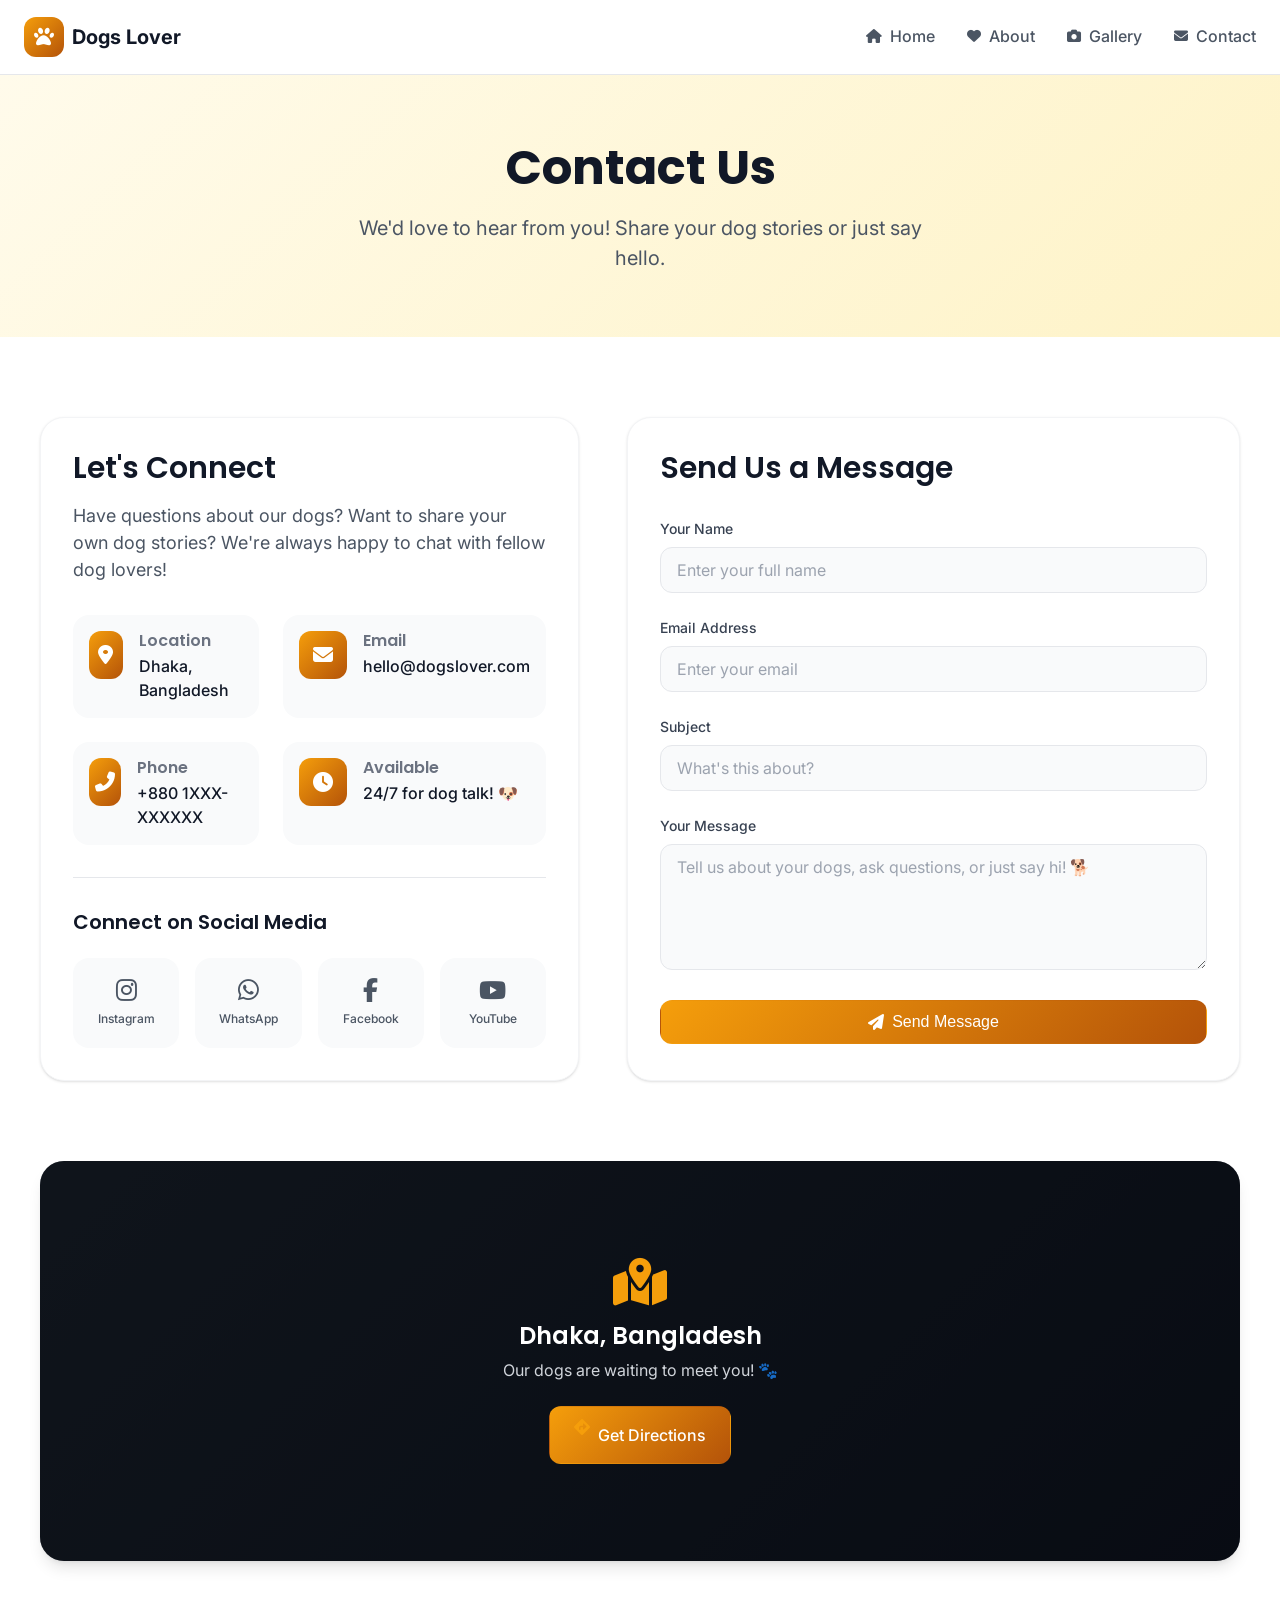
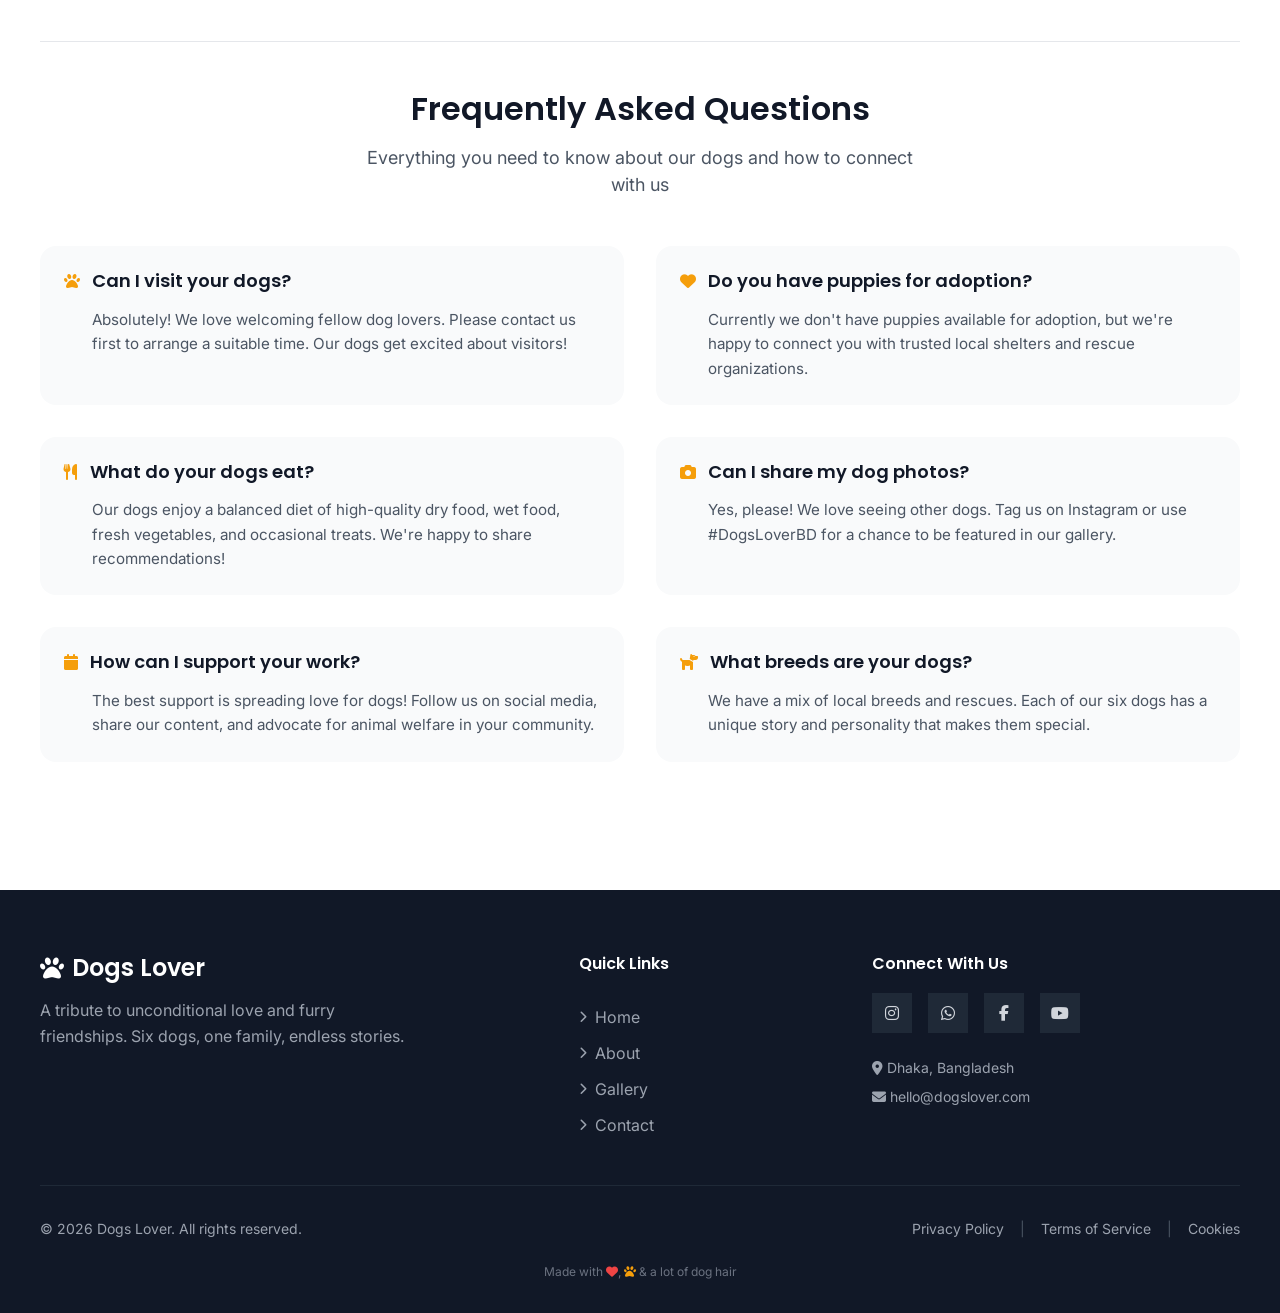
<file: contact.html>
<!DOCTYPE html>
<html lang="en">
<head>
    <meta charset="UTF-8">
    <meta name="viewport" content="width=device-width, initial-scale=1.0">
    <title>Dogs Lover | Contact - Let's Connect</title>
    
    <!-- Fonts -->
    <link rel="preconnect" href="https://fonts.googleapis.com">
    <link rel="preconnect" href="https://fonts.gstatic.com" crossorigin>
    <link href="https://fonts.googleapis.com/css2?family=Inter:wght@300;400;500;600;700&family=Poppins:wght@400;500;600;700&display=swap" rel="stylesheet">
    
    <!-- Font Awesome -->
    <link rel="stylesheet" href="https://cdnjs.cloudflare.com/ajax/libs/font-awesome/6.4.0/css/all.min.css">
    <!-- Custom CSS -->
    <link rel="stylesheet" href="style.css">
</head>

<body>
    <!-- Navigation -->
       <nav class="navbar">
      <div class="nav-container">
        <a href="index.html" class="nav-logo">
          <div class="logo-icon">
            <i class="fas fa-paw"></i>
          </div>
          <span class="logo-text">Dogs Lover</span>
        </a>

        <button class="nav-toggle" id="navToggle">
          <i class="fas fa-bars"></i>
        </button>

        <ul class="nav-menu" id="navMenu">
          <li>
            <a href="index.html" class="nav-link">
              <i class="fas fa-home"></i> Home
            </a>
          </li>
          <li>
            <a href="about.html" class="nav-link">
              <i class="fas fa-heart"></i> About
            </a>
          </li>
          <li>
            <a href="gallery.html" class="nav-link">
              <i class="fas fa-camera"></i> Gallery
            </a>
          </li>
          <li>
            <a href="contact.html" class="nav-link active">
              <i class="fas fa-envelope"></i> Contact
            </a>
          </li>
        </ul>
      </div>
    </nav>

    <!-- Page Hero -->
    <section class="page-hero">
        <div class="container">
            <h1 class="page-title">Contact Us</h1>
            <p class="page-subtitle">
                We'd love to hear from you! Share your dog stories or just say hello.
            </p>
        </div>
    </section>

    <!-- Contact Section -->
    <section class="section">
        <div class="container">
            <!-- Contact Grid -->
            <div class="contact-grid">
                <!-- Contact Information -->
                <div class="contact-info-card">
                    <div class="contact-info-header">
                        <h2>Let's Connect</h2>
                        <p>
                            Have questions about our dogs? Want to share your own dog stories? 
                            We're always happy to chat with fellow dog lovers!
                        </p>
                    </div>

                    <div class="contact-details-grid">
                        <div class="contact-detail-item">
                            <div class="contact-icon">
                                <i class="fas fa-map-marker-alt"></i>
                            </div>
                            <div class="contact-detail-content">
                                <h3>Location</h3>
                                <p>Dhaka, Bangladesh</p>
                            </div>
                        </div>

                        <div class="contact-detail-item">
                            <div class="contact-icon">
                                <i class="fas fa-envelope"></i>
                            </div>
                            <div class="contact-detail-content">
                                <h3>Email</h3>
                                <p>hello@dogslover.com</p>
                            </div>
                        </div>

                        <div class="contact-detail-item">
                            <div class="contact-icon">
                                <i class="fas fa-phone-alt"></i>
                            </div>
                            <div class="contact-detail-content">
                                <h3>Phone</h3>
                                <p>+880 1XXX-XXXXXX</p>
                            </div>
                        </div>

                        <div class="contact-detail-item">
                            <div class="contact-icon">
                                <i class="fas fa-clock"></i>
                            </div>
                            <div class="contact-detail-content">
                                <h3>Available</h3>
                                <p>24/7 for dog talk! 🐶</p>
                            </div>
                        </div>
                    </div>

                    <div class="social-connect">
                        <h3>Connect on Social Media</h3>
                        <div class="social-grid">
                            <a href="https://instagram.com/yourusername" class="social-card instagram" target="_blank">
                                <i class="fab fa-instagram"></i>
                                <span>Instagram</span>
                            </a>
                            <a href="https://wa.me/8801XXXXXXXXX" class="social-card whatsapp" target="_blank">
                                <i class="fab fa-whatsapp"></i>
                                <span>WhatsApp</span>
                            </a>
                            <a href="#" class="social-card facebook">
                                <i class="fab fa-facebook-f"></i>
                                <span>Facebook</span>
                            </a>
                            <a href="#" class="social-card youtube">
                                <i class="fab fa-youtube"></i>
                                <span>YouTube</span>
                            </a>
                        </div>
                    </div>
                </div>

                <!-- Contact Form -->
                <div class="contact-form-card">
                    <h2>Send Us a Message</h2>
                    
                    <div id="alertContainer"></div>
                    
                    <form id="contactForm">
                        <div class="form-group">
                            <label for="name" class="form-label">Your Name</label>
                            <input type="text" id="name" class="form-input" placeholder="Enter your full name" required>
                        </div>

                        <div class="form-group">
                            <label for="email" class="form-label">Email Address</label>
                            <input type="email" id="email" class="form-input" placeholder="Enter your email" required>
                        </div>

                        <div class="form-group">
                            <label for="subject" class="form-label">Subject</label>
                            <input type="text" id="subject" class="form-input" placeholder="What's this about?" required>
                        </div>

                        <div class="form-group">
                            <label for="message" class="form-label">Your Message</label>
                            <textarea id="message" class="form-textarea" rows="5" 
                                placeholder="Tell us about your dogs, ask questions, or just say hi! 🐕" required></textarea>
                        </div>

                        <button type="submit" class="btn btn-primary">
                            <i class="fas fa-paper-plane"></i>
                            Send Message
                        </button>
                    </form>
                </div>
            </div>

            <!-- Map Section -->
            <div class="map-section">
                <div class="map-placeholder">
                    <div class="map-overlay"></div>
                    <div class="map-content">
                        <i class="fas fa-map-marked-alt"></i>
                        <h3>Dhaka, Bangladesh</h3>
                        <p>Our dogs are waiting to meet you! 🐾</p>
                        <a href="#" class="btn btn-primary" style="width: auto; display: inline-flex;">
                            <i class="fas fa-directions"></i> Get Directions
                        </a>
                    </div>
                    <!-- In a real implementation, replace with Google Maps embed -->
                    <!-- <iframe src="https://www.google.com/maps/embed?pb=..." width="100%" height="100%" style="border:0;" allowfullscreen="" loading="lazy"></iframe> -->
                </div>
            </div>

            <!-- FAQ Section -->
            <div class="faq-section">
                <div class="section-header">
                    <h2 class="section-title">Frequently Asked Questions</h2>
                    <p class="section-subtitle">
                        Everything you need to know about our dogs and how to connect with us
                    </p>
                </div>

                <div class="faq-grid">
                    <div class="faq-item">
                        <h3>
                            <i class="fas fa-paw"></i>
                            Can I visit your dogs?
                        </h3>
                        <p>
                            Absolutely! We love welcoming fellow dog lovers. Please contact us first to arrange a suitable time. Our dogs get excited about visitors!
                        </p>
                    </div>

                    <div class="faq-item">
                        <h3>
                            <i class="fas fa-heart"></i>
                            Do you have puppies for adoption?
                        </h3>
                        <p>
                            Currently we don't have puppies available for adoption, but we're happy to connect you with trusted local shelters and rescue organizations.
                        </p>
                    </div>

                    <div class="faq-item">
                        <h3>
                            <i class="fas fa-utensils"></i>
                            What do your dogs eat?
                        </h3>
                        <p>
                            Our dogs enjoy a balanced diet of high-quality dry food, wet food, fresh vegetables, and occasional treats. We're happy to share recommendations!
                        </p>
                    </div>

                    <div class="faq-item">
                        <h3>
                            <i class="fas fa-camera"></i>
                            Can I share my dog photos?
                        </h3>
                        <p>
                            Yes, please! We love seeing other dogs. Tag us on Instagram or use #DogsLoverBD for a chance to be featured in our gallery.
                        </p>
                    </div>

                    <div class="faq-item">
                        <h3>
                            <i class="fas fa-calendar"></i>
                            How can I support your work?
                        </h3>
                        <p>
                            The best support is spreading love for dogs! Follow us on social media, share our content, and advocate for animal welfare in your community.
                        </p>
                    </div>

                    <div class="faq-item">
                        <h3>
                            <i class="fas fa-dog"></i>
                            What breeds are your dogs?
                        </h3>
                        <p>
                            We have a mix of local breeds and rescues. Each of our six dogs has a unique story and personality that makes them special.
                        </p>
                    </div>
                </div>
            </div>
        </div>
    </section>

    <!-- Footer -->
    <footer class="footer">
        <div class="container">
            <div class="footer-content">
                <div class="footer-logo">
                    <h3>
                        <i class="fas fa-paw"></i> Dogs Lover
                    </h3>
                    <p>
                        A tribute to unconditional love and furry friendships. Six dogs, one family, endless stories.
                    </p>
                </div>

                <div class="footer-links">
                    <h4>Quick Links</h4>
                    <ul>
                        <li>
                            <a href="index.html">
                                <i class="fas fa-chevron-right"></i> Home
                            </a>
                        </li>
                        <li>
                            <a href="about.html">
                                <i class="fas fa-chevron-right"></i> About
                            </a>
                        </li>
                        <li>
                            <a href="gallery.html">
                                <i class="fas fa-chevron-right"></i> Gallery
                            </a>
                        </li>
                        <li>
                            <a href="contact.html">
                                <i class="fas fa-chevron-right"></i> Contact
                            </a>
                        </li>
                    </ul>
                </div>

                <div class="footer-contact">
                    <h4>Connect With Us</h4>
                    <div class="footer-social">
                        <a href="https://instagram.com/yourusername" class="social-icon" target="_blank">
                            <i class="fab fa-instagram"></i>
                        </a>
                        <a href="https://wa.me/8801XXXXXXXXX" class="social-icon" target="_blank">
                            <i class="fab fa-whatsapp"></i>
                        </a>
                        <a href="#" class="social-icon">
                            <i class="fab fa-facebook-f"></i>
                        </a>
                        <a href="#" class="social-icon">
                            <i class="fab fa-youtube"></i>
                        </a>
                    </div>
                    <p style="margin-top: 1.5rem; color: var(--gray-400); font-size: 0.875rem;">
                        <i class="fas fa-map-marker-alt"></i> Dhaka, Bangladesh
                    </p>
                    <p style="margin-top: 0.5rem; color: var(--gray-400); font-size: 0.875rem;">
                        <i class="fas fa-envelope"></i> hello@dogslover.com
                    </p>
                </div>
            </div>

            <div class="footer-bottom">
                <div>
                    <p>© <span id="currentYear">2026</span> Dogs Lover. All rights reserved.</p>
                </div>
                <div class="copyright">
                    <a href="#privacy" style="color: var(--gray-400);">Privacy Policy</a>
                    <span style="color: var(--gray-600);">|</span>
                    <a href="#terms" style="color: var(--gray-400);">Terms of Service</a>
                    <span style="color: var(--gray-600);">|</span>
                    <a href="#cookies" style="color: var(--gray-400);">Cookies</a>
                </div>
            </div>
            <div style="text-align: center; margin-top: 1.5rem; color: var(--gray-500); font-size: 0.75rem;">
                Made with <i class="fas fa-heart" style="color: #ef4444;"></i>, <i class="fas fa-paw" style="color: var(--primary);"></i> & a lot of dog hair
            </div>
        </div>
    </footer>
    <!-- Custom JS -->
    <script src="script.js"></script>
</body>
</html>
</file>
<file: style.css>
:root {
  --primary: #f59e0b;
  --primary-dark: #b45309;
  --secondary: #4b5563;
  --accent: #8b5cf6;
  --success: #10b981;
  --warning: #f59e0b;
  --error: #ef4444;
  --dark: #1f2937;
  --light: #f9fafb;
  --gray-50: #f9fafb;
  --gray-100: #f3f4f6;
  --gray-200: #e5e7eb;
  --gray-300: #d1d5db;
  --gray-400: #9ca3af;
  --gray-500: #6b7280;
  --gray-600: #4b5563;
  --gray-700: #374151;
  --gray-800: #1f2937;
  --gray-900: #111827;

  --shadow-sm: 0 1px 2px 0 rgb(0 0 0 / 0.05);
  --shadow: 0 1px 3px 0 rgb(0 0 0 / 0.1), 0 1px 2px -1px rgb(0 0 0 / 0.1);
  --shadow-md: 0 4px 6px -1px rgb(0 0 0 / 0.1), 0 2px 4px -2px rgb(0 0 0 / 0.1);
  --shadow-lg:
    0 10px 15px -3px rgb(0 0 0 / 0.1), 0 4px 6px -4px rgb(0 0 0 / 0.1);
  --shadow-xl:
    0 20px 25px -5px rgb(0 0 0 / 0.1), 0 8px 10px -6px rgb(0 0 0 / 0.1);

  --radius-sm: 0.25rem;
  --radius: 0.375rem;
  --radius-md: 0.5rem;
  --radius-lg: 0.75rem;
  --radius-xl: 1rem;
  --radius-2xl: 1.5rem;
}

/* Reset & Base */
* {
  margin: 0;
  padding: 0;
  box-sizing: border-box;
}

body {
  font-family: "Inter", sans-serif;
  color: var(--gray-800);
  line-height: 1.5;
  background-color: white;
}

h1,
h2,
h3,
h4,
h5,
h6 {
  font-family: "Poppins", sans-serif;
  font-weight: 600;
  line-height: 1.2;
}

a {
  text-decoration: none;
  color: inherit;
}

ul {
  list-style: none;
}

img {
  max-width: 100%;
  height: auto;
  display: block;
}

/* Container */
.container {
  max-width: 1280px;
  margin: 0 auto;
  padding: 0 1.5rem;
}

@media (min-width: 640px) {
  .container {
    padding: 0 2rem;
  }
}

@media (min-width: 1024px) {
  .container {
    padding: 0 2.5rem;
  }
}

/* Navigation */
.navbar {
  background: white;
  border-bottom: 1px solid var(--gray-200);
  position: sticky;
  top: 0;
  z-index: 50;
}

.nav-container {
  display: flex;
  align-items: center;
  justify-content: space-between;
  max-width: 1280px;
  margin: 0 auto;
  padding: 1rem 1.5rem;
}

.nav-logo {
  display: flex;
  align-items: center;
  gap: 0.5rem;
}

.logo-icon {
  width: 2.5rem;
  height: 2.5rem;
  background: linear-gradient(135deg, var(--primary), var(--primary-dark));
  border-radius: var(--radius-lg);
  display: flex;
  align-items: center;
  justify-content: center;
  color: white;
  font-size: 1.25rem;
}

.logo-text {
  font-size: 1.25rem;
  font-weight: 700;
  color: var(--gray-900);
}

.nav-menu {
  display: flex;
  gap: 2rem;
}

.nav-link {
  display: flex;
  align-items: center;
  gap: 0.5rem;
  padding: 0.5rem 0;
  color: var(--gray-600);
  font-weight: 500;
  transition: color 0.2s;
  border-bottom: 2px solid transparent;
}

.nav-link i {
  font-size: 0.875rem;
}

.nav-link:hover,
.nav-link.active {
  color: var(--primary);
  border-bottom-color: var(--primary);
}

.nav-toggle {
  display: none;
  background: none;
  border: none;
  font-size: 1.5rem;
  color: var(--gray-600);
  cursor: pointer;
}

@media (max-width: 768px) {
  .nav-menu {
    display: none;
    position: absolute;
    top: 100%;
    left: 0;
    right: 0;
    background: white;
    padding: 1rem;
    flex-direction: column;
    gap: 0.5rem;
    border-top: 1px solid var(--gray-200);
    box-shadow: var(--shadow-md);
  }

  .nav-menu.active {
    display: flex;
  }

  .nav-toggle {
    display: block;
  }
}

/* Buttons */
.btn {
  display: inline-flex;
  align-items: center;
  justify-content: center;
  gap: 0.5rem;
  padding: 0.625rem 1.25rem;
  font-weight: 500;
  border-radius: var(--radius);
  transition: all 0.2s;
  border: 1px solid transparent;
  cursor: pointer;
  font-size: 0.875rem;
}

.btn-sm {
  padding: 0.375rem 0.75rem;
  font-size: 0.75rem;
}

.btn-lg {
  padding: 0.75rem 1.5rem;
  font-size: 1rem;
}

.btn-primary {
  background: var(--primary);
  color: white;
}

.btn-primary:hover {
  background: var(--primary-dark);
}

.btn-outline {
  background: transparent;
  border-color: var(--gray-300);
  color: var(--gray-700);
}

.btn-outline:hover {
  background: var(--gray-50);
  border-color: var(--gray-400);
}

/* Hero Section */
.hero {
  background: linear-gradient(135deg, #fffbeb, #fef3c7);
  padding: 4rem 0;
}

.hero-grid {
  display: grid;
  grid-template-columns: 1fr 1fr;
  gap: 3rem;
  align-items: center;
}

.hero-content {
  max-width: 32rem;
}

.hero-title {
  font-size: 3rem;
  font-weight: 700;
  color: var(--gray-900);
  margin-bottom: 1.5rem;
}

.hero-title span {
  color: var(--primary);
}

.hero-description {
  font-size: 1.125rem;
  color: var(--gray-600);
  margin-bottom: 2rem;
}

.hero-buttons {
  display: flex;
  gap: 1rem;
}

.hero-image {
  position: relative;
}

.hero-image img {
  border-radius: var(--radius-2xl);
  box-shadow: var(--shadow-xl);
}

.hero-stats {
  display: flex;
  gap: 2rem;
  margin-top: 2rem;
}

.stat-item {
  display: flex;
  flex-direction: column;
}

.stat-number {
  font-size: 1.875rem;
  font-weight: 700;
  color: var(--gray-900);
}

.stat-label {
  font-size: 0.875rem;
  color: var(--gray-500);
}

@media (max-width: 768px) {
  .hero-grid {
    grid-template-columns: 1fr;
    text-align: center;
  }

  .hero-content {
    margin: 0 auto;
  }

  .hero-buttons {
    justify-content: center;
  }

  .hero-stats {
    justify-content: center;
  }
}

/* Section Styles */
.section {
  padding: 5rem 0;
}

.section-header {
  text-align: center;
  max-width: 36rem;
  margin: 0 auto 3rem;
}

.section-title {
  font-size: 2rem;
  color: var(--gray-900);
  margin-bottom: 1rem;
}

.section-subtitle {
  font-size: 1.125rem;
  color: var(--gray-600);
}

/* Dog Cards Grid */
.dogs-grid {
  display: grid;
  grid-template-columns: repeat(auto-fill, minmax(280px, 1fr));
  gap: 2rem;
}

.dog-card {
  background: white;
  border-radius: var(--radius-xl);
  overflow: hidden;
  box-shadow: var(--shadow);
  transition:
    transform 0.3s,
    box-shadow 0.3s;
  border: 1px solid var(--gray-100);
}

.dog-card:hover {
  transform: translateY(-0.25rem);
  box-shadow: var(--shadow-lg);
}

.dog-image {
  aspect-ratio: 1;
  overflow: hidden;
}

.dog-image img {
  width: 100%;
  height: 100%;
  object-fit: cover;
  transition: transform 0.3s;
}

.dog-card:hover .dog-image img {
  transform: scale(1.05);
}

.dog-info {
  padding: 1.5rem;
}

.dog-header {
  display: flex;
  justify-content: space-between;
  align-items: center;
  margin-bottom: 0.5rem;
}

.dog-name {
  font-size: 1.25rem;
  font-weight: 600;
  color: var(--gray-900);
}

.dog-badge {
  padding: 0.25rem 0.75rem;
  background: var(--gray-100);
  border-radius: var(--radius-full);
  font-size: 0.75rem;
  color: var(--gray-700);
}

.dog-description {
  color: var(--gray-600);
  font-size: 0.875rem;
  margin-bottom: 1rem;
}

.dog-tags {
  display: flex;
  flex-wrap: wrap;
  gap: 0.5rem;
}

.dog-tag {
  padding: 0.25rem 0.75rem;
  background: var(--gray-100);
  border-radius: var(--radius-full);
  font-size: 0.75rem;
  color: var(--gray-700);
}

/* Story Section */
.story-section {
  background: var(--gray-50);
}

.story-content {
  max-width: 48rem;
  margin: 0 auto;
  text-align: center;
}

.story-text {
  font-size: 1.125rem;
  color: var(--gray-700);
  margin-bottom: 2rem;
}

.story-text p + p {
  margin-top: 1rem;
}

/* Love Section */
.love-section {
  background: white;
  text-align: center;
}

.love-icon {
  width: 4rem;
  height: 4rem;
  background: #fee2e2;
  border-radius: var(--radius-full);
  display: flex;
  align-items: center;
  justify-content: center;
  margin: 0 auto 1.5rem;
  color: #dc2626;
  font-size: 1.5rem;
}

.love-text {
  max-width: 36rem;
  margin: 0 auto 1rem;
  color: var(--gray-700);
  font-size: 1.125rem;
}

/* Footer */
.footer {
  background: var(--gray-900);
  color: var(--gray-300);
  position: relative;
  overflow: hidden;
  padding: 4rem 0 2rem;
}

.footer-main {
  display: grid;
  grid-template-columns: 1.5fr 1fr 2fr;
  gap: 3rem;
  margin-bottom: 3rem;
}

@media (max-width: 1024px) {
  .footer-main {
    grid-template-columns: 1fr;
    gap: 2rem;
  }
}

.footer-brand .logo-icon {
  margin-bottom: 1rem;
}

.footer-brand h3 {
  font-size: 1.25rem;
  color: white;
  margin-bottom: 0.5rem;
}

.brand-description {
  color: var(--gray-400);
  margin-bottom: 1.5rem;
  max-width: 24rem;
}

.footer-links-grid {
  display: grid;
  grid-template-columns: repeat(2, 1fr);
  gap: 2rem;
}

.footer-column h4 {
  color: white;
  font-size: 1rem;
  margin-bottom: 1.25rem;
}

.footer-links {
  display: flex;
  flex-direction: column;
  gap: 0.75rem;
}

.footer-links a {
  color: var(--gray-400);
  transition: color 0.2s;
  display: flex;
  align-items: center;
  gap: 0.5rem;
}

.footer-links a:hover {
  color: white;
}

.footer-links i {
  font-size: 0.75rem;
}

.newsletter {
  max-width: 24rem;
}

.newsletter h4 {
  color: white;
  font-size: 1rem;
  margin-bottom: 1rem;
}

.newsletter-form {
  display: flex;
  gap: 0.5rem;
}

.newsletter-input {
  flex: 1;
  padding: 0.625rem 1rem;
  background: var(--gray-800);
  border: 1px solid var(--gray-700);
  border-radius: var(--radius);
  color: white;
  font-size: 0.875rem;
}

.newsletter-input:focus {
  outline: none;
  border-color: var(--primary);
}

.newsletter-input::placeholder {
  color: var(--gray-500);
}

.social-links {
  display: flex;
  gap: 1rem;
  margin-top: 1.5rem;
}

.social-link {
  width: 2.5rem;
  height: 2.5rem;
  background: var(--gray-800);
  border-radius: var(--radius-full);
  display: flex;
  align-items: center;
  justify-content: center;
  color: var(--gray-300);
  transition: all 0.2s;
}

.social-link:hover {
  background: var(--primary);
  color: white;
}

.footer-bottom {
  margin-top: 3rem;
  padding-top: 2rem;
  border-top: 1px solid var(--gray-800);
  display: flex;
  justify-content: space-between;
  align-items: center;
  color: var(--gray-400);
  font-size: 0.875rem;
}

.footer-bottom-links {
  display: flex;
  gap: 1.5rem;
}

.footer-bottom-links a {
  color: var(--gray-400);
  transition: color 0.2s;
}

.footer-bottom-links a:hover {
  color: white;
}

@media (max-width: 768px) {
  .footer-bottom {
    flex-direction: column;
    gap: 1rem;
    text-align: center;
  }

  .footer-bottom-links {
    flex-wrap: wrap;
    justify-content: center;
  }
}

/* Utility Classes */
.text-center {
  text-align: center;
}
.mt-2 {
  margin-top: 0.5rem;
}
.mt-4 {
  margin-top: 1rem;
}
.mt-8 {
  margin-top: 2rem;
}
.mb-4 {
  margin-bottom: 1rem;
}
.mb-8 {
  margin-bottom: 2rem;
}

/* About section */
.about-section {
  background: var(--gray-50);
}
/* Page Hero */
.page-hero {
  background: linear-gradient(135deg, #fffbeb, #fef3c7);
  padding: 4rem 0;
  text-align: center;
}

.page-title {
  font-size: 3rem;
  font-weight: 700;
  color: var(--gray-900);
  margin-bottom: 1rem;
}

.page-subtitle {
  font-size: 1.25rem;
  color: var(--gray-600);
  max-width: 36rem;
  margin: 0 auto;
}

/* Section Styles */
.section {
  padding: 5rem 0;
}

.section-header {
  text-align: center;
  max-width: 36rem;
  margin: 0 auto 3rem;
}

.section-title {
  font-size: 2rem;
  color: var(--gray-900);
  margin-bottom: 1rem;
}

.section-subtitle {
  font-size: 1.125rem;
  color: var(--gray-600);
}

/* About Content */
.about-grid {
  display: grid;
  grid-template-columns: 1fr 1fr;
  gap: 4rem;
  align-items: center;
}

.about-image {
  position: relative;
}

.about-image img {
  border-radius: var(--radius-2xl);
  box-shadow: var(--shadow-xl);
  width: 100%;
  height: auto;
}

.about-image::before {
  content: "";
  position: absolute;
  inset: -1rem -1rem -1rem -1rem;
  background: var(--primary);
  opacity: 0.1;
  border-radius: var(--radius-2xl);
  z-index: -1;
}

.about-text h2 {
  font-size: 2rem;
  color: var(--gray-900);
  margin-bottom: 1.5rem;
}

.about-text p {
  color: var(--gray-600);
  margin-bottom: 1.5rem;
  font-size: 1.125rem;
  line-height: 1.7;
}

.about-text p:last-child {
  margin-bottom: 0;
}

@media (max-width: 768px) {
  .about-grid {
    grid-template-columns: 1fr;
    gap: 2rem;
  }

  .about-image {
    order: -1;
  }

  .about-text {
    text-align: center;
  }
}

/* Values Section */
.values-section {
  margin-top: 5rem;
  padding-top: 3rem;
  border-top: 1px solid var(--gray-200);
}

.values-grid {
  display: grid;
  grid-template-columns: repeat(4, 1fr);
  gap: 2rem;
  margin-top: 3rem;
}

.value-card {
  background: white;
  padding: 2rem;
  border-radius: var(--radius-xl);
  border: 1px solid var(--gray-100);
  transition: all 0.3s;
  text-align: center;
}

.value-card:hover {
  transform: translateY(-0.25rem);
  box-shadow: var(--shadow-lg);
  border-color: var(--gray-200);
}

.value-icon {
  width: 4rem;
  height: 4rem;
  background: var(--gray-100);
  border-radius: var(--radius-full);
  display: flex;
  align-items: center;
  justify-content: center;
  margin: 0 auto 1.5rem;
  color: var(--primary);
  font-size: 1.5rem;
  transition: all 0.3s;
}

.value-card:hover .value-icon {
  background: var(--primary);
  color: white;
}

.value-card h3 {
  font-size: 1.25rem;
  color: var(--gray-900);
  margin-bottom: 1rem;
}

.value-card p {
  color: var(--gray-600);
  font-size: 0.875rem;
  line-height: 1.6;
}

@media (max-width: 1024px) {
  .values-grid {
    grid-template-columns: repeat(2, 1fr);
  }
}

@media (max-width: 640px) {
  .values-grid {
    grid-template-columns: 1fr;
  }
}

/* Team Section */
.team-section {
  background: var(--gray-50);
  margin-top: 3rem;
}

.team-grid {
  display: grid;
  grid-template-columns: repeat(3, 1fr);
  gap: 2rem;
}

.team-card {
  background: white;
  border-radius: var(--radius-xl);
  overflow: hidden;
  box-shadow: var(--shadow);
  transition: all 0.3s;
}

.team-card:hover {
  transform: translateY(-0.25rem);
  box-shadow: var(--shadow-lg);
}

.team-image {
  aspect-ratio: 1;
  overflow: hidden;
}

.team-image img {
  width: 100%;
  height: 100%;
  object-fit: cover;
  transition: transform 0.3s;
}

.team-card:hover .team-image img {
  transform: scale(1.05);
}

.team-info {
  padding: 1.5rem;
  text-align: center;
}

.team-name {
  font-size: 1.25rem;
  color: var(--gray-900);
  margin-bottom: 0.5rem;
}

.team-role {
  color: var(--primary);
  font-weight: 500;
  margin-bottom: 1rem;
}

.team-bio {
  color: var(--gray-600);
  font-size: 0.875rem;
  line-height: 1.6;
}

@media (max-width: 768px) {
  .team-grid {
    grid-template-columns: repeat(2, 1fr);
  }
}

@media (max-width: 640px) {
  .team-grid {
    grid-template-columns: 1fr;
  }
}

/* Stats Section */
.stats-section {
  background: white;
  padding: 4rem 0;
}

.stats-grid {
  display: grid;
  grid-template-columns: repeat(4, 1fr);
  gap: 2rem;
  text-align: center;
}

.stat-card {
  padding: 2rem;
}

.stat-number {
  font-size: 3rem;
  font-weight: 700;
  color: var(--primary);
  line-height: 1;
  margin-bottom: 0.5rem;
}

.stat-label {
  color: var(--gray-600);
  font-size: 1rem;
  font-weight: 500;
}

@media (max-width: 768px) {
  .stats-grid {
    grid-template-columns: repeat(2, 1fr);
  }
}

/* Footer */
.footer {
  background: var(--gray-900);
  color: var(--gray-300);
  padding: 4rem 0 2rem;
}

.footer-content {
  display: grid;
  grid-template-columns: 2fr 1fr 1.5fr;
  gap: 3rem;
  margin-bottom: 3rem;
}

.footer-logo h3 {
  display: flex;
  align-items: center;
  gap: 0.5rem;
  color: white;
  font-size: 1.5rem;
  margin-bottom: 1rem;
}

.footer-logo p {
  color: var(--gray-400);
  max-width: 24rem;
  line-height: 1.6;
}

.footer-links h4,
.footer-contact h4 {
  color: white;
  font-size: 1rem;
  margin-bottom: 1.25rem;
}

.footer-links ul {
  display: flex;
  flex-direction: column;
  gap: 0.75rem;
}

.footer-links a {
  color: var(--gray-400);
  transition: color 0.2s;
  display: flex;
  align-items: center;
  gap: 0.5rem;
}

.footer-links a:hover {
  color: white;
}

.footer-links i {
  font-size: 0.75rem;
}

.footer-social {
  display: flex;
  gap: 1rem;
}

.footer-social .social-icon {
  width: 2.5rem;
  height: 2.5rem;
  background: var(--gray-800);
  border-radius: var(--radius-full);
  display: flex;
  align-items: center;
  justify-content: center;
  color: var(--gray-300);
  transition: all 0.2s;
}

.footer-social .social-icon:hover {
  background: var(--primary);
  color: white;
}

.footer-bottom {
  padding-top: 2rem;
  border-top: 1px solid var(--gray-800);
  display: flex;
  justify-content: space-between;
  align-items: center;
  color: var(--gray-400);
  font-size: 0.875rem;
}

.copyright {
  display: flex;
  gap: 1rem;
}

@media (max-width: 1024px) {
  .footer-content {
    grid-template-columns: repeat(2, 1fr);
  }
}

@media (max-width: 768px) {
  .footer-content {
    grid-template-columns: 1fr;
    gap: 2rem;
  }

  .footer-bottom {
    flex-direction: column;
    gap: 1rem;
    text-align: center;
  }

  .copyright {
    flex-direction: column;
    gap: 0.5rem;
  }
}

/* Buttons */
.btn {
  display: inline-flex;
  align-items: center;
  justify-content: center;
  gap: 0.5rem;
  padding: 0.625rem 1.25rem;
  font-weight: 500;
  border-radius: var(--radius);
  transition: all 0.2s;
  border: 1px solid transparent;
  cursor: pointer;
  font-size: 0.875rem;
}

.btn-primary {
  background: var(--primary);
  color: white;
}

.btn-primary:hover {
  background: var(--primary-dark);
}

.btn-outline {
  background: transparent;
  border-color: var(--gray-300);
  color: var(--gray-700);
}

.btn-outline:hover {
  background: var(--gray-50);
  border-color: var(--gray-400);
}

/* Utility Classes */
.text-center {
  text-align: center;
}
.mt-2 {
  margin-top: 0.5rem;
}
.mt-4 {
  margin-top: 1rem;
}
.mt-8 {
  margin-top: 2rem;
}
.mb-4 {
  margin-bottom: 1rem;
}
.mb-8 {
  margin-bottom: 2rem;
}

/* Reset & Base */
* {
  margin: 0;
  padding: 0;
  box-sizing: border-box;
}

body {
  font-family: "Inter", sans-serif;
  color: var(--gray-800);
  line-height: 1.5;
  background-color: white;
}

h1,
h2,
h3,
h4,
h5,
h6 {
  font-family: "Poppins", sans-serif;
  font-weight: 600;
  line-height: 1.2;
}

a {
  text-decoration: none;
  color: inherit;
}

ul {
  list-style: none;
}

img {
  max-width: 100%;
  height: auto;
  display: block;
}

/* Container */
.container {
  max-width: 1280px;
  margin: 0 auto;
  padding: 0 1.5rem;
}

@media (min-width: 640px) {
  .container {
    padding: 0 2rem;
  }
}

@media (min-width: 1024px) {
  .container {
    padding: 0 2.5rem;
  }
}

/* Navigation */
.navbar {
  background: white;
  border-bottom: 1px solid var(--gray-200);
  position: sticky;
  top: 0;
  z-index: 50;
}

.nav-container {
  display: flex;
  align-items: center;
  justify-content: space-between;
  max-width: 1280px;
  margin: 0 auto;
  padding: 1rem 1.5rem;
}

.nav-logo {
  display: flex;
  align-items: center;
  gap: 0.5rem;
  font-size: 1.25rem;
  font-weight: 700;
  color: var(--gray-900);
}

.logo-icon {
  width: 2.5rem;
  height: 2.5rem;
  background: linear-gradient(135deg, var(--primary), var(--primary-dark));
  border-radius: var(--radius-lg);
  display: flex;
  align-items: center;
  justify-content: center;
  color: white;
  font-size: 1.25rem;
}

.nav-menu {
  display: flex;
  gap: 2rem;
}

.nav-link {
  display: flex;
  align-items: center;
  gap: 0.5rem;
  padding: 0.5rem 0;
  color: var(--gray-600);
  font-weight: 500;
  transition: color 0.2s;
  border-bottom: 2px solid transparent;
}

.nav-link i {
  font-size: 0.875rem;
}

.nav-link:hover,
.nav-link.active {
  color: var(--primary);
  border-bottom-color: var(--primary);
}

.nav-toggle {
  display: none;
  background: none;
  border: none;
  font-size: 1.5rem;
  color: var(--gray-600);
  cursor: pointer;
}

@media (max-width: 768px) {
  .nav-menu {
    display: none;
    position: absolute;
    top: 100%;
    left: 0;
    right: 0;
    background: white;
    padding: 1rem;
    flex-direction: column;
    gap: 0.5rem;
    border-top: 1px solid var(--gray-200);
    box-shadow: var(--shadow-md);
  }

  .nav-menu.active {
    display: flex;
  }

  .nav-toggle {
    display: block;
  }

  .nav-social {
    display: none;
  }
}

/* Page Hero */
.page-hero {
  background: linear-gradient(135deg, #fffbeb, #fef3c7);
  padding: 4rem 0;
  text-align: center;
}

.page-title {
  font-size: 3rem;
  font-weight: 700;
  color: var(--gray-900);
  margin-bottom: 1rem;
}

.page-subtitle {
  font-size: 1.25rem;
  color: var(--gray-600);
  max-width: 36rem;
  margin: 0 auto;
}

/* Section Styles */
.section {
  padding: 5rem 0;
}

.section-header {
  text-align: center;
  max-width: 36rem;
  margin: 0 auto 3rem;
}

.section-title {
  font-size: 2rem;
  color: var(--gray-900);
  margin-bottom: 1rem;
}

.section-subtitle {
  font-size: 1.125rem;
  color: var(--gray-600);
}

/* Gallery Filters */
.gallery-filters {
  display: flex;
  flex-wrap: wrap;
  justify-content: center;
  gap: 0.75rem;
  margin-bottom: 3rem;
}

.filter-btn {
  padding: 0.625rem 1.25rem;
  background: white;
  border: 1px solid var(--gray-200);
  border-radius: var(--radius-full);
  color: var(--gray-600);
  font-weight: 500;
  font-size: 0.875rem;
  cursor: pointer;
  transition: all 0.2s;
  display: flex;
  align-items: center;
  gap: 0.5rem;
}

.filter-btn i {
  font-size: 0.875rem;
}

.filter-btn:hover {
  background: var(--gray-50);
  border-color: var(--gray-300);
  color: var(--gray-900);
}

.filter-btn.active {
  background: var(--primary);
  border-color: var(--primary);
  color: white;
}

/* Gallery Grid */
.gallery-grid {
  display: grid;
  grid-template-columns: repeat(3, 1fr);
  gap: 2rem;
  margin-bottom: 4rem;
}

.gallery-item {
  position: relative;
  border-radius: var(--radius-xl);
  overflow: hidden;
  box-shadow: var(--shadow);
  transition: all 0.3s;
  background: white;
  cursor: pointer;
}

.gallery-item:hover {
  transform: translateY(-0.25rem);
  box-shadow: var(--shadow-xl);
}

.gallery-image {
  aspect-ratio: 1;
  overflow: hidden;
  position: relative;
}

.gallery-image img {
  width: 100%;
  height: 100%;
  object-fit: cover;
  transition: transform 0.5s;
}

.gallery-item:hover .gallery-image img {
  transform: scale(1.1);
}

.gallery-overlay {
  position: absolute;
  inset: 0;
  background: linear-gradient(to top, rgba(0, 0, 0, 0.8), transparent);
  opacity: 0;
  transition: opacity 0.3s;
  display: flex;
  flex-direction: column;
  justify-content: flex-end;
  padding: 1.5rem;
  color: white;
}

.gallery-item:hover .gallery-overlay {
  opacity: 1;
}

.gallery-title {
  font-size: 1.25rem;
  font-weight: 600;
  margin-bottom: 0.25rem;
  transform: translateY(1rem);
  transition: transform 0.3s;
}

.gallery-item:hover .gallery-title {
  transform: translateY(0);
}

.gallery-description {
  font-size: 0.875rem;
  opacity: 0.9;
  transform: translateY(1rem);
  transition: transform 0.3s 0.1s;
  margin-bottom: 0.75rem;
}

.gallery-item:hover .gallery-description {
  transform: translateY(0);
}

.gallery-tag {
  display: inline-block;
  padding: 0.25rem 0.75rem;
  background: rgba(255, 255, 255, 0.2);
  backdrop-filter: blur(4px);
  border-radius: var(--radius-full);
  font-size: 0.75rem;
  font-weight: 500;
  transform: translateY(1rem);
  transition: transform 0.3s 0.2s;
  align-self: flex-start;
}

.gallery-item:hover .gallery-tag {
  transform: translateY(0);
}

.gallery-info {
  padding: 1.25rem;
  background: white;
}

.gallery-info h3 {
  font-size: 1.125rem;
  color: var(--gray-900);
  margin-bottom: 0.25rem;
}

.gallery-info p {
  color: var(--gray-600);
  font-size: 0.875rem;
  margin-bottom: 0.75rem;
}

.gallery-meta {
  display: flex;
  justify-content: space-between;
  align-items: center;
}

.gallery-badge {
  padding: 0.25rem 0.75rem;
  background: var(--gray-100);
  border-radius: var(--radius-full);
  font-size: 0.75rem;
  color: var(--gray-700);
}

.gallery-likes {
  display: flex;
  align-items: center;
  gap: 0.25rem;
  color: var(--gray-500);
  font-size: 0.75rem;
}

.gallery-likes i {
  color: #ef4444;
  transition: transform 0.2s;
}

.gallery-likes i:hover {
  transform: scale(1.2);
}

@media (max-width: 1024px) {
  .gallery-grid {
    grid-template-columns: repeat(2, 1fr);
  }
}

@media (max-width: 640px) {
  .gallery-grid {
    grid-template-columns: 1fr;
  }

  .gallery-filters {
    flex-direction: row;
    overflow-x: auto;
    padding-bottom: 1rem;
    justify-content: flex-start;
  }

  .filter-btn {
    flex-shrink: 0;
  }
}

/* Lightbox Modal */
.lightbox-modal {
  display: none;
  position: fixed;
  top: 0;
  left: 0;
  right: 0;
  bottom: 0;
  background: rgba(0, 0, 0, 0.95);
  z-index: 1000;
  padding: 2rem;
  cursor: pointer;
}

.lightbox-modal.active {
  display: flex;
  align-items: center;
  justify-content: center;
}

.lightbox-content {
  max-width: 90%;
  max-height: 90vh;
  position: relative;
}

.lightbox-content img {
  max-width: 100%;
  max-height: 80vh;
  object-fit: contain;
  border-radius: var(--radius-lg);
}

.lightbox-caption {
  position: absolute;
  bottom: -2rem;
  left: 0;
  right: 0;
  text-align: center;
  color: white;
  font-size: 1rem;
}

.lightbox-close {
  position: absolute;
  top: 1rem;
  right: 1rem;
  color: white;
  font-size: 2rem;
  cursor: pointer;
  transition: transform 0.2s;
}

.lightbox-close:hover {
  transform: scale(1.1);
}

.lightbox-nav {
  position: absolute;
  top: 50%;
  transform: translateY(-50%);
  width: 100%;
  display: flex;
  justify-content: space-between;
  padding: 0 1rem;
}

.lightbox-nav-btn {
  background: rgba(255, 255, 255, 0.1);
  border: none;
  color: white;
  font-size: 2rem;
  width: 3rem;
  height: 3rem;
  border-radius: var(--radius-full);
  display: flex;
  align-items: center;
  justify-content: center;
  cursor: pointer;
  transition: all 0.2s;
}

.lightbox-nav-btn:hover {
  background: rgba(255, 255, 255, 0.2);
  transform: scale(1.1);
}

/* CTA Section */
.gallery-cta {
  text-align: center;
  background: linear-gradient(135deg, #fffbeb, #fef3c7);
  border-radius: var(--radius-2xl);
  padding: 3rem;
  margin-top: 3rem;
}

.gallery-cta h3 {
  font-size: 1.875rem;
  color: var(--gray-900);
  margin-bottom: 1rem;
}

.gallery-cta p {
  font-size: 1.125rem;
  color: var(--gray-600);
  margin-bottom: 2rem;
  max-width: 36rem;
  margin-left: auto;
  margin-right: auto;
}

.cta-buttons {
  display: flex;
  gap: 1rem;
  justify-content: center;
}

/* Buttons */
.btn {
  display: inline-flex;
  align-items: center;
  justify-content: center;
  gap: 0.5rem;
  padding: 0.625rem 1.25rem;
  font-weight: 500;
  border-radius: var(--radius);
  transition: all 0.2s;
  border: 1px solid transparent;
  cursor: pointer;
  font-size: 0.875rem;
}

.btn-sm {
  padding: 0.375rem 0.75rem;
  font-size: 0.75rem;
}

.btn-lg {
  padding: 0.75rem 1.5rem;
  font-size: 1rem;
}

.btn-primary {
  background: var(--primary);
  color: white;
}

.btn-primary:hover {
  background: var(--primary-dark);
  transform: translateY(-2px);
  box-shadow: var(--shadow-md);
}

.btn-outline {
  background: transparent;
  border-color: var(--gray-300);
  color: var(--gray-700);
}

.btn-outline:hover {
  background: white;
  border-color: var(--gray-400);
  transform: translateY(-2px);
  box-shadow: var(--shadow-md);
}

/* Footer */
.footer {
  background: var(--gray-900);
  color: var(--gray-300);
  padding: 4rem 0 2rem;
}

.footer-content {
  display: grid;
  grid-template-columns: 2fr 1fr 1.5fr;
  gap: 3rem;
  margin-bottom: 3rem;
}

.footer-logo h3 {
  display: flex;
  align-items: center;
  gap: 0.5rem;
  color: white;
  font-size: 1.5rem;
  margin-bottom: 1rem;
}

.footer-logo p {
  color: var(--gray-400);
  max-width: 24rem;
  line-height: 1.6;
}

.footer-links h4,
.footer-contact h4 {
  color: white;
  font-size: 1rem;
  margin-bottom: 1.25rem;
}

.footer-links ul {
  display: flex;
  flex-direction: column;
  gap: 0.75rem;
}

.footer-links a {
  color: var(--gray-400);
  transition: color 0.2s;
  display: flex;
  align-items: center;
  gap: 0.5rem;
}

.footer-links a:hover {
  color: white;
}

.footer-links i {
  font-size: 0.75rem;
}

.footer-social {
  display: flex;
  gap: 1rem;
}

.footer-social .social-icon {
  width: 2.5rem;
  height: 2.5rem;
  background: var(--gray-800);
  border-radius: var(--radius-full);
  display: flex;
  align-items: center;
  justify-content: center;
  color: var(--gray-300);
  transition: all 0.2s;
}

.footer-social .social-icon:hover {
  background: var(--primary);
  color: white;
  transform: translateY(-2px);
}

.footer-bottom {
  padding-top: 2rem;
  border-top: 1px solid var(--gray-800);
  display: flex;
  justify-content: space-between;
  align-items: center;
  color: var(--gray-400);
  font-size: 0.875rem;
}

.copyright {
  display: flex;
  gap: 1rem;
}

@media (max-width: 1024px) {
  .footer-content {
    grid-template-columns: repeat(2, 1fr);
  }
}

@media (max-width: 768px) {
  .footer-content {
    grid-template-columns: 1fr;
    gap: 2rem;
  }

  .footer-bottom {
    flex-direction: column;
    gap: 1rem;
    text-align: center;
  }

  .copyright {
    flex-direction: column;
    gap: 0.5rem;
  }

  .cta-buttons {
    flex-direction: column;
  }
}

/* Animation */
@keyframes fadeIn {
  from {
    opacity: 0;
    transform: translateY(1rem);
  }
  to {
    opacity: 1;
    transform: translateY(0);
  }
}

.gallery-item {
  animation: fadeIn 0.5s ease-out;
}

/* Empty State */
.gallery-empty {
  text-align: center;
  padding: 4rem;
  background: var(--gray-50);
  border-radius: var(--radius-2xl);
  display: none;
}

.gallery-empty i {
  font-size: 4rem;
  color: var(--gray-400);
  margin-bottom: 1.5rem;
}

.gallery-empty h3 {
  font-size: 1.5rem;
  color: var(--gray-700);
  margin-bottom: 0.5rem;
}

.gallery-empty p {
  color: var(--gray-500);
}


        /* Page Hero */
        .page-hero {
            background: linear-gradient(135deg, #fffbeb, #fef3c7);
            padding: 4rem 0;
            text-align: center;
        }

        .page-title {
            font-size: 3rem;
            font-weight: 700;
            color: var(--gray-900);
            margin-bottom: 1rem;
        }

        .page-subtitle {
            font-size: 1.25rem;
            color: var(--gray-600);
            max-width: 36rem;
            margin: 0 auto;
        }

        /* Section Styles */
        .section {
            padding: 5rem 0;
        }

        .section-header {
            text-align: center;
            max-width: 36rem;
            margin: 0 auto 3rem;
        }

        .section-title {
            font-size: 2rem;
            color: var(--gray-900);
            margin-bottom: 1rem;
        }

        .section-subtitle {
            font-size: 1.125rem;
            color: var(--gray-600);
        }

        /* Contact Grid */
        .contact-grid {
            display: grid;
            grid-template-columns: 1fr 1.5fr;
            gap: 3rem;
            margin-bottom: 5rem;
        }

        @media (max-width: 1024px) {
            .contact-grid {
                grid-template-columns: 1fr;
                gap: 2rem;
            }
        }

        /* Contact Info Cards */
        .contact-info-card {
            background: white;
            border-radius: var(--radius-2xl);
            padding: 2rem;
            box-shadow: var(--shadow);
            border: 1px solid var(--gray-100);
        }

        .contact-info-header {
            margin-bottom: 2rem;
        }

        .contact-info-header h2 {
            font-size: 1.875rem;
            color: var(--gray-900);
            margin-bottom: 1rem;
        }

        .contact-info-header p {
            color: var(--gray-600);
            font-size: 1.125rem;
        }

        .contact-details-grid {
            display: grid;
            grid-template-columns: 1fr 1fr;
            gap: 1.5rem;
            margin-bottom: 2rem;
        }

        @media (max-width: 640px) {
            .contact-details-grid {
                grid-template-columns: 1fr;
            }
        }

        .contact-detail-item {
            display: flex;
            align-items: flex-start;
            gap: 1rem;
            padding: 1rem;
            background: var(--gray-50);
            border-radius: var(--radius-xl);
            transition: all 0.3s;
        }

        .contact-detail-item:hover {
            background: white;
            box-shadow: var(--shadow-md);
            transform: translateY(-2px);
        }

        .contact-icon {
            width: 3rem;
            height: 3rem;
            background: linear-gradient(135deg, var(--primary), var(--primary-dark));
            border-radius: var(--radius-lg);
            display: flex;
            align-items: center;
            justify-content: center;
            color: white;
            font-size: 1.25rem;
        }

        .contact-detail-content h3 {
            font-size: 1rem;
            color: var(--gray-500);
            margin-bottom: 0.25rem;
        }

        .contact-detail-content p {
            font-size: 1rem;
            color: var(--gray-900);
            font-weight: 500;
        }

        /* Social Connect */
        .social-connect {
            margin-top: 2rem;
            padding-top: 2rem;
            border-top: 1px solid var(--gray-200);
        }

        .social-connect h3 {
            font-size: 1.25rem;
            color: var(--gray-900);
            margin-bottom: 1.5rem;
        }

        .social-grid {
            display: grid;
            grid-template-columns: repeat(4, 1fr);
            gap: 1rem;
        }

        .social-card {
            display: flex;
            flex-direction: column;
            align-items: center;
            justify-content: center;
            padding: 1.25rem;
            background: var(--gray-50);
            border-radius: var(--radius-xl);
            color: var(--gray-600);
            transition: all 0.3s;
            text-align: center;
        }

        .social-card i {
            font-size: 1.5rem;
            margin-bottom: 0.5rem;
        }

        .social-card span {
            font-size: 0.75rem;
            font-weight: 500;
        }

        .social-card.instagram:hover {
            background: linear-gradient(45deg, #f09433, #d62976, #962fbf, #4f5bd5);
            color: white;
            transform: translateY(-2px);
        }

        .social-card.whatsapp:hover {
            background: #25D366;
            color: white;
            transform: translateY(-2px);
        }

        .social-card.facebook:hover {
            background: #1877F2;
            color: white;
            transform: translateY(-2px);
        }

        .social-card.youtube:hover {
            background: #FF0000;
            color: white;
            transform: translateY(-2px);
        }

        /* Contact Form */
        .contact-form-card {
            background: white;
            border-radius: var(--radius-2xl);
            padding: 2rem;
            box-shadow: var(--shadow);
            border: 1px solid var(--gray-100);
        }

        .contact-form-card h2 {
            font-size: 1.875rem;
            color: var(--gray-900);
            margin-bottom: 2rem;
        }

        .form-group {
            margin-bottom: 1.5rem;
        }

        .form-label {
            display: block;
            font-size: 0.875rem;
            font-weight: 500;
            color: var(--gray-700);
            margin-bottom: 0.5rem;
        }

        .form-input,
        .form-textarea {
            width: 100%;
            padding: 0.75rem 1rem;
            border: 1px solid var(--gray-200);
            border-radius: var(--radius-lg);
            font-family: 'Inter', sans-serif;
            font-size: 1rem;
            transition: all 0.2s;
            background: var(--gray-50);
        }

        .form-input:focus,
        .form-textarea:focus {
            outline: none;
            border-color: var(--primary);
            background: white;
            box-shadow: 0 0 0 4px rgba(245, 158, 11, 0.1);
        }

        .form-input::placeholder,
        .form-textarea::placeholder {
            color: var(--gray-400);
        }

        /* FAQ Section */
        .faq-section {
            margin-top: 5rem;
            padding-top: 3rem;
            border-top: 1px solid var(--gray-200);
        }

        .faq-grid {
            display: grid;
            grid-template-columns: repeat(2, 1fr);
            gap: 2rem;
            margin-top: 3rem;
        }

        @media (max-width: 768px) {
            .faq-grid {
                grid-template-columns: 1fr;
            }
        }

        .faq-item {
            padding: 1.5rem;
            background: var(--gray-50);
            border-radius: var(--radius-xl);
            transition: all 0.3s;
        }

        .faq-item:hover {
            background: white;
            box-shadow: var(--shadow-md);
            transform: translateY(-2px);
        }

        .faq-item h3 {
            display: flex;
            align-items: center;
            gap: 0.75rem;
            font-size: 1.125rem;
            color: var(--gray-900);
            margin-bottom: 1rem;
        }

        .faq-item h3 i {
            color: var(--primary);
            font-size: 1rem;
        }

        .faq-item p {
            color: var(--gray-600);
            font-size: 0.95rem;
            line-height: 1.6;
            margin-left: 1.75rem;
        }

        /* Map Section */
        .map-section {
            margin-top: 3rem;
            border-radius: var(--radius-2xl);
            overflow: hidden;
            box-shadow: var(--shadow-lg);
            height: 400px;
            position: relative;
        }

        .map-placeholder {
            width: 100%;
            height: 100%;
            background: linear-gradient(135deg, var(--gray-800), var(--gray-900));
            display: flex;
            align-items: center;
            justify-content: center;
            color: white;
            position: relative;
        }

        .map-content {
            text-align: center;
            z-index: 2;
        }

        .map-content i {
            font-size: 3rem;
            color: var(--primary);
            margin-bottom: 1rem;
        }

        .map-content h3 {
            font-size: 1.5rem;
            margin-bottom: 0.5rem;
        }

        .map-content p {
            color: var(--gray-300);
            margin-bottom: 1.5rem;
        }

        .map-overlay {
            position: absolute;
            top: 0;
            left: 0;
            right: 0;
            bottom: 0;
            background: rgba(0,0,0,0.5);
            z-index: 1;
        }

        /* Buttons */
        .btn {
            display: inline-flex;
            align-items: center;
            justify-content: center;
            gap: 0.5rem;
            padding: 0.75rem 1.5rem;
            font-weight: 500;
            border-radius: var(--radius-lg);
            transition: all 0.2s;
            border: 1px solid transparent;
            cursor: pointer;
            font-size: 1rem;
        }

        .btn-primary {
            background: linear-gradient(135deg, var(--primary), var(--primary-dark));
            color: white;
            width: 100%;
        }

        .btn-primary:hover {
            transform: translateY(-2px);
            box-shadow: var(--shadow-lg);
        }

        .btn-primary i {
            font-size: 1rem;
        }

        /* Alert Messages */
        .alert {
            padding: 1rem;
            border-radius: var(--radius-lg);
            margin-bottom: 1.5rem;
            display: flex;
            align-items: center;
            gap: 0.75rem;
            animation: slideIn 0.3s ease-out;
        }

        .alert-success {
            background: #ecfdf5;
            border: 1px solid #a7f3d0;
            color: #065f46;
        }

        .alert-error {
            background: #fef2f2;
            border: 1px solid #fecaca;
            color: #991b1b;
        }

        @keyframes slideIn {
            from {
                opacity: 0;
                transform: translateY(-1rem);
            }
            to {
                opacity: 1;
                transform: translateY(0);
            }
        }

        /* Footer */
        .footer {
            background: var(--gray-900);
            color: var(--gray-300);
            padding: 4rem 0 2rem;
            margin-top: 3rem;
        }

        .footer-content {
            display: grid;
            grid-template-columns: 2fr 1fr 1.5fr;
            gap: 3rem;
            margin-bottom: 3rem;
        }

        .footer-logo h3 {
            display: flex;
            align-items: center;
            gap: 0.5rem;
            color: white;
            font-size: 1.5rem;
            margin-bottom: 1rem;
        }

        .footer-logo p {
            color: var(--gray-400);
            max-width: 24rem;
            line-height: 1.6;
        }

        .footer-links h4,
        .footer-contact h4 {
            color: white;
            font-size: 1rem;
            margin-bottom: 1.25rem;
        }

        .footer-links ul {
            display: flex;
            flex-direction: column;
            gap: 0.75rem;
        }

        .footer-links a {
            color: var(--gray-400);
            transition: color 0.2s;
            display: flex;
            align-items: center;
            gap: 0.5rem;
        }

        .footer-links a:hover {
            color: white;
        }

        .footer-links i {
            font-size: 0.75rem;
        }

        .footer-social {
            display: flex;
            gap: 1rem;
        }

        .footer-social .social-icon {
            width: 2.5rem;
            height: 2.5rem;
            background: var(--gray-800);
            border-radius: var(--radius-full);
            display: flex;
            align-items: center;
            justify-content: center;
            color: var(--gray-300);
            transition: all 0.2s;
        }

        .footer-social .social-icon:hover {
            background: var(--primary);
            color: white;
            transform: translateY(-2px);
        }

        .footer-bottom {
            padding-top: 2rem;
            border-top: 1px solid var(--gray-800);
            display: flex;
            justify-content: space-between;
            align-items: center;
            color: var(--gray-400);
            font-size: 0.875rem;
        }

        .copyright {
            display: flex;
            gap: 1rem;
        }

        @media (max-width: 1024px) {
            .footer-content {
                grid-template-columns: repeat(2, 1fr);
            }
        }

        @media (max-width: 768px) {
            .footer-content {
                grid-template-columns: 1fr;
                gap: 2rem;
            }

            .footer-bottom {
                flex-direction: column;
                gap: 1rem;
                text-align: center;
            }

            .copyright {
                flex-direction: column;
                gap: 0.5rem;
            }
            
            .social-grid {
                grid-template-columns: repeat(2, 1fr);
            }
        }

        /* Animations */
        @keyframes fadeInUp {
            from {
                opacity: 0;
                transform: translateY(20px);
            }
            to {
                opacity: 1;
                transform: translateY(0);
            }
        }

        .contact-info-card,
        .contact-form-card,
        .faq-item {
            animation: fadeInUp 0.5s ease-out;
        }
</file>
